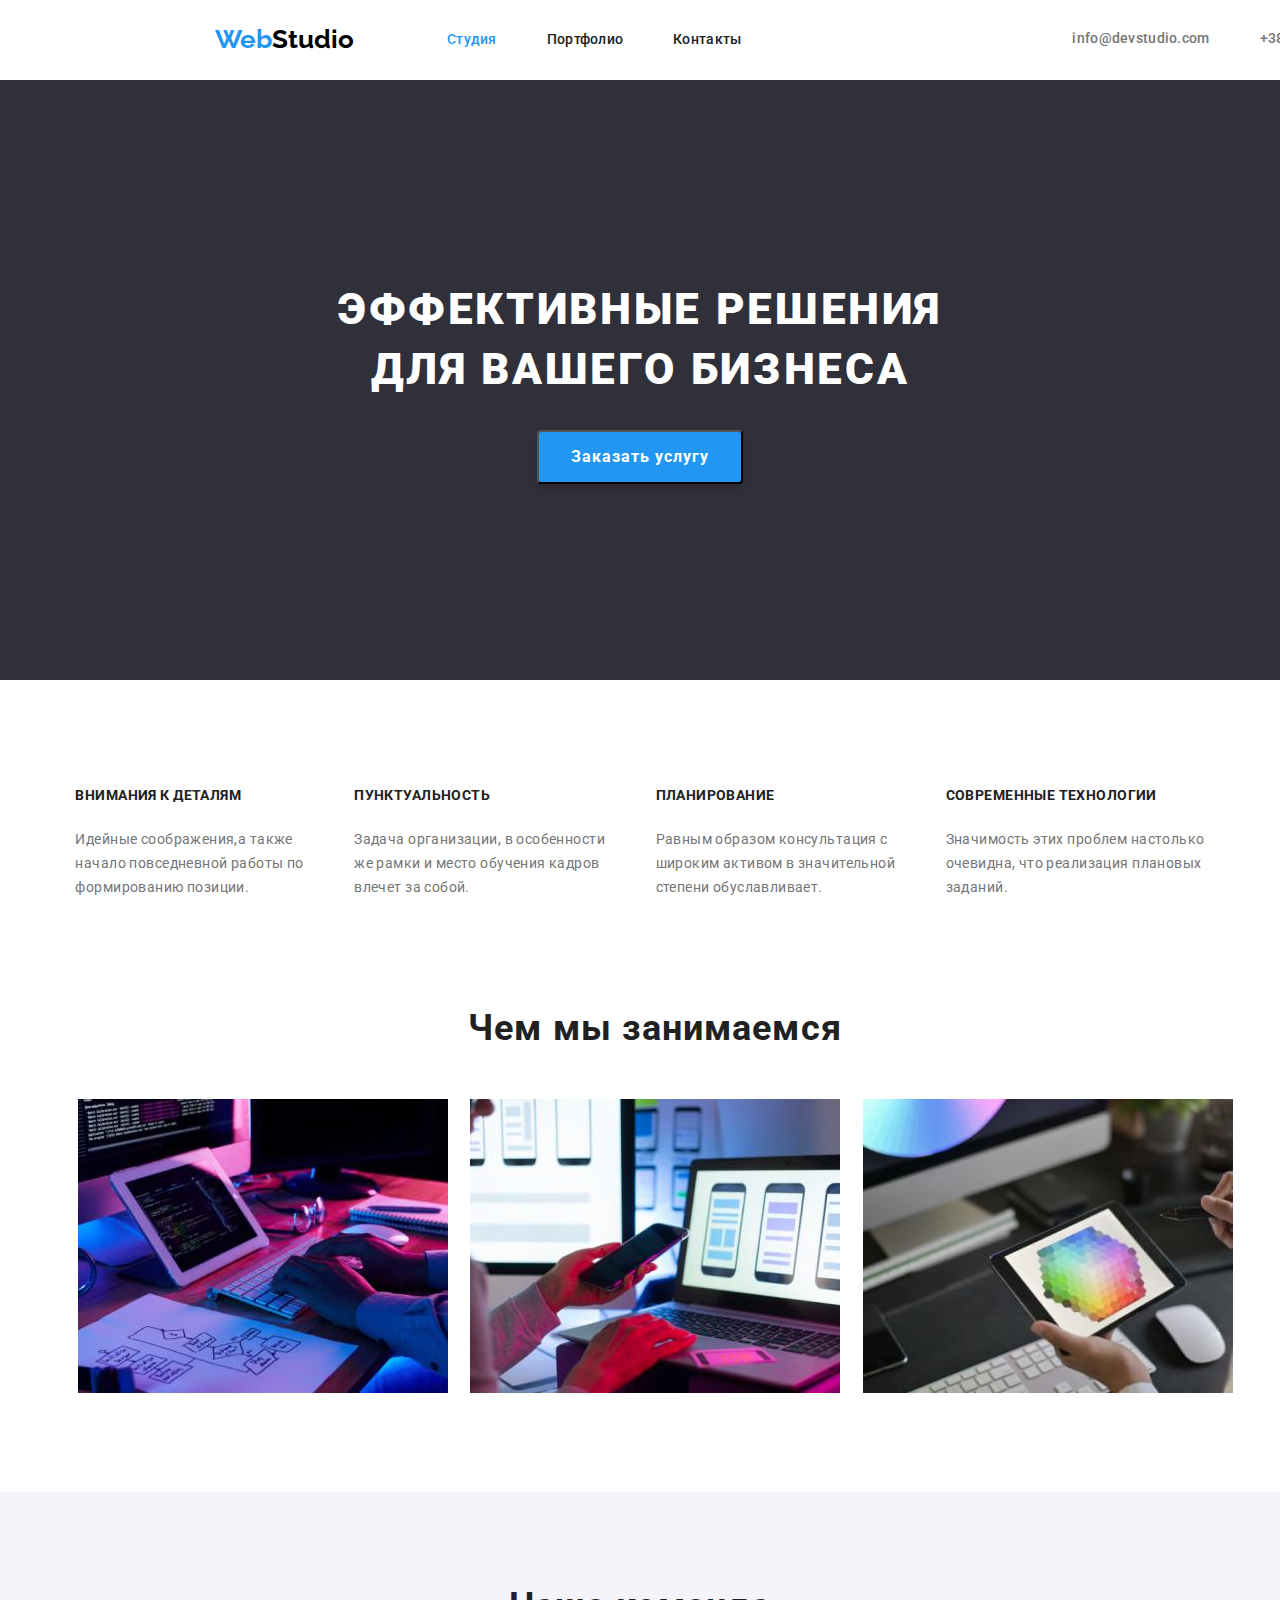
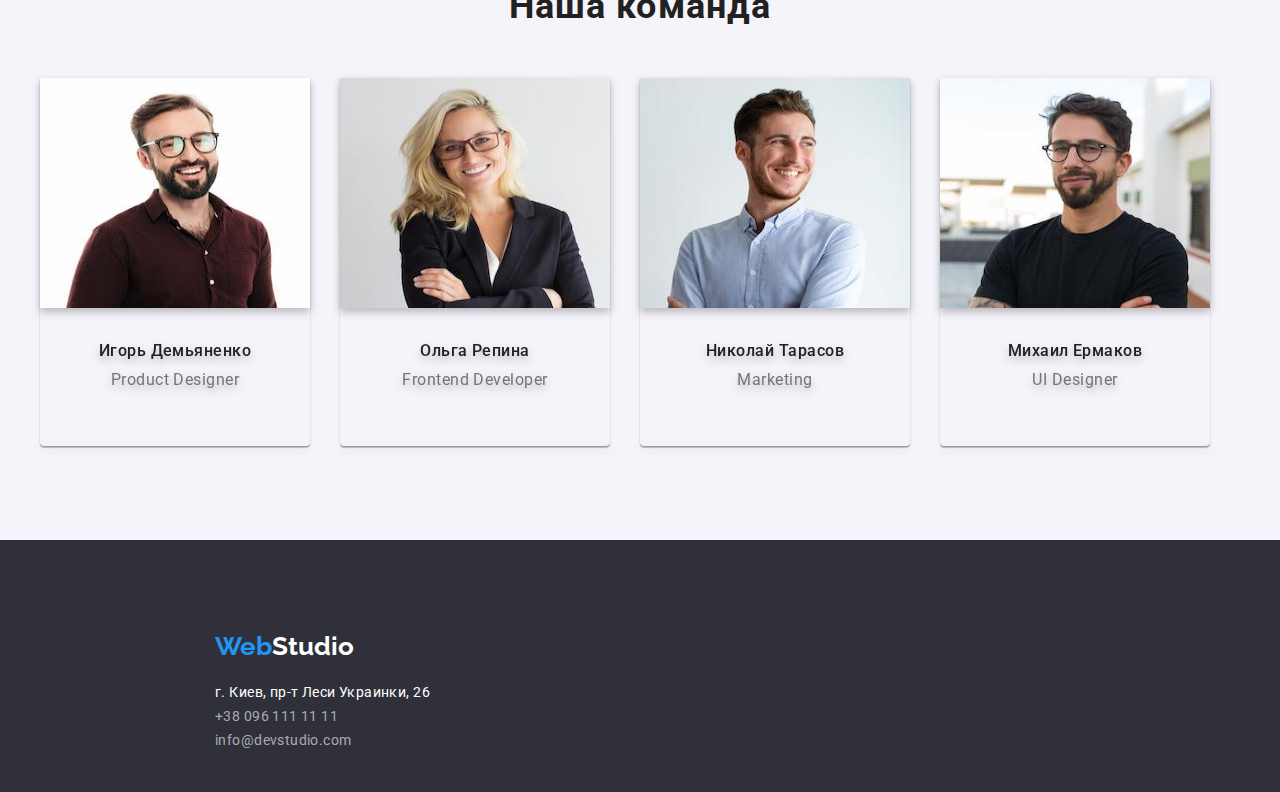
<file: index.html>
<!DOCTYPE html>
<html lang="ru">
<head>
    <link rel="stylesheet" href="https://cdnjs.cloudflare.com/ajax/libs/modern-normalize/1.1.0/modern-normalize.min.css" integrity="sha512-wpPYUAdjBVSE4KJnH1VR1HeZfpl1ub8YT/NKx4PuQ5NmX2tKuGu6U/JRp5y+Y8XG2tV+wKQpNHVUX03MfMFn9Q==" crossorigin="anonymous" referrerpolicy="no-referrer" />
    <meta charset="UTF-8">
    <meta http-equiv="X-UA-Compatible" content="IE=edge">
    <meta name="viewport" content="width=device-width, initial-scale=1.0">
    <title>WebStudio</title>
    <link rel="preconnect" href="https://fonts.googleapis.com">
    <link rel="preconnect" href="https://fonts.gstatic.com" crossorigin>
    <link href="https://fonts.googleapis.com/css2?family=Raleway:wght@700&family=Roboto:wght@400;500;700;900&display=swap" rel="stylesheet">
    <link rel="stylesheet" href="https://cdnjs.cloudflare.com/ajax/libs/modern-normalize/1.1.0/modern-normalize.min.css">
    <link rel="stylesheet" href="./css/style.css">
</head>
<body>
                                    <!--Козирек-->
    <header class="header-style">
        <nav class="container-nav">
            <a href="index.html" class="logo">
            <span class="web">Web</span><span class="studio">Studio</span></a>
                <ul class="style-link list">
                    <li class="style-link-col list"><a href="index.html" class="style-link-c list">Студия</a></li>
                    <li class="style-link-col list"><a href="portfolio.html" class="style-link list">Портфолио</a></li>
                    <li class="style-link-col list"><a href="" class="style-link list">Контакты</a></li>
                </ul>
                <ul class="style-kontakts list">
                    <li class="style-kontakts-e"><a class="style-kontakts list" href="mailto:info@devstudio.com">info@devstudio.com</a></li>
                </ul>
                <ul class="style-kontakts list">
                    <li class="style-kontakts-t"><a class="style-kontakts list" href="tel:+380961111111">+38 096 111 11 11</a></li>
                </ul>
            </nav>
    </header>
    <main>
                                    <!--Шапка-->
    <section class="zakaz-style">
                    <h1 class="text-zakaz">ЭФФЕКТИВНЫЕ РЕШЕНИЯ<br>ДЛЯ ВАШЕГО БИЗНЕСА</h1>
                    <button type="button" class="buttons-zakaz">Заказать услугу</button>

    </section>
                                    <!--Особености-->
    <section class="container">
        <ul class="conteiner-style list">
            <li class="conteiner-style-t">
                <h3 class="style-detail">ВНИМАНИЯ К ДЕТАЛЯМ</h3>
                <p class="style-detail-info">Идейные соображения,а также<br> начало повседневной работы по<br>формированию позиции.</p>
            </li>
            <li class="conteiner-style-t">
                <h3 class="style-detail">ПУНКТУАЛЬНОСТЬ</h3>
                <p class="style-detail-info">Задача организации, в особенности<br>же рамки и место обучения кадров<br>влечет за собой.</p>
            </li>
            <li class="conteiner-style-t">
                <h3 class="style-detail">ПЛАНИРОВАНИЕ</h3>
                <p class="style-detail-info">Равным образом консультация с<br>широким активом в значительной<br>степени обуславливает.</p>
            </li>
            <li class="conteiner-style-t">
                <h3 class="style-detail">СОВРЕМЕННЫЕ ТЕХНОЛОГИИ</h3>
                <p class="style-detail-info">Значимость этих проблем настолько<br>очевидна, что реализация плановых<br>заданий.</p>
            </li>
        </ul>
    </section>
                                    <!--Чем мы занимаемся-->
    <section class="container">
            <h2 class="style-zanatya">Чем мы занимаемся</h2>
                <ul class="conteiner-style list">
            <li>
                <img class="foto-style" src="./images/box-1.jpg"
                alt="Печатаем"
                width="370"
                height="294"
                />
            </li>
            <li>
                <img class="foto-style" src="./images/box-2.jpg"
                alt="Звоним"
                width="370"
                height="294"
                />
            </li>
            <li>
                <img class="foto-style" src="./images/box-3.jpg"
                alt="Рисуем"
                width="370"
                height="294"
                />
            </li>
        </ul>
    </section>
                                    <!--Наша команда-->
    <section class="style-team">
        <h2 class="style-team-text">Наша команда</h2>
            <ul class="style-comand list">
                <li class="back-col">
                    <img class="foto-komand" src="./images/Designer.jpg"
                    alt="Designer"
                    width="270"
                    height="260"/>
                    <h3 class="style-people">Игорь Демьяненко</h3>
                    <p class="profesion-style">Product Designer</p>
                </li>
                <li class="back-col">
                    <img class="foto-komand" src="./images/Developer.jpg"
                    alt="Developer"
                    width="270"
                    height="260"/>
                    <h3 class="style-people">Ольга Репина</h3>
                    <p class="profesion-style">Frontend Developer</p>
                </li>
                <li class="back-col">
                    <img class="foto-komand" src="./images/Marketing.jpg"
                    alt="Marketing"
                    width="270"
                    height="260"/>
                    <h3 class="style-people">Николай Тарасов</h3>
                    <p class="profesion-style">Marketing</p>
                </li>
                <li class="back-col">
                    <img class="foto-komand" src="./images/UI.jpg"
                    alt="UI"
                    width="270"
                    height="260"/>
                    <h3 class="style-people">Михаил Ермаков</h3>
                    <p class="profesion-style">UI Designer</p>
                </li>
            </ul>
    </section>
    </main>
                                    <!-- Footer -->
        <footer class="footer-style">
            <a href="index.html" class="logo">
                <div class="footer-logo">
                    <span class="web">Web</span><span class="studio-footer">Studio</span></a>
                </div>
                    <address class="adres-footer">
                    <a class="footer-adress list" href="https://www.google.com/maps/place/%D0%B1%D1%83%D0%BB.+%D0%9B%D0%B5%D1%81%D0%B8+%D0%A3%D0%BA%D1%80%D0%B0%D0%B8%D0%BD%D0%BA%D0%B8,+26,+%D0%9A%D0%B8%D0%B5%D0%B2,+02000/@50.4265807,30.5361971,17z/data=!3m1!4b1!4m5!3m4!1s0x40d4cf0e033ecbe9:0x57a4dffefec77da0!8m2!3d50.4265807!4d30.5383858?hl=ru">
                    г. Киев, пр-т Леси Украинки, 26</a>
                    <ul class="list">
                        <li><a class="footer-kontakt list" href="tel:+380961111111">+38 096 111 11 11</a></li>
                        <li><a class="footer-kontakt list" href="mailto:info@devstudio.com">info@devstudio.com</a></li>
                    </ul>
                    </address>
        </footer>
</body>
</html>
</file>
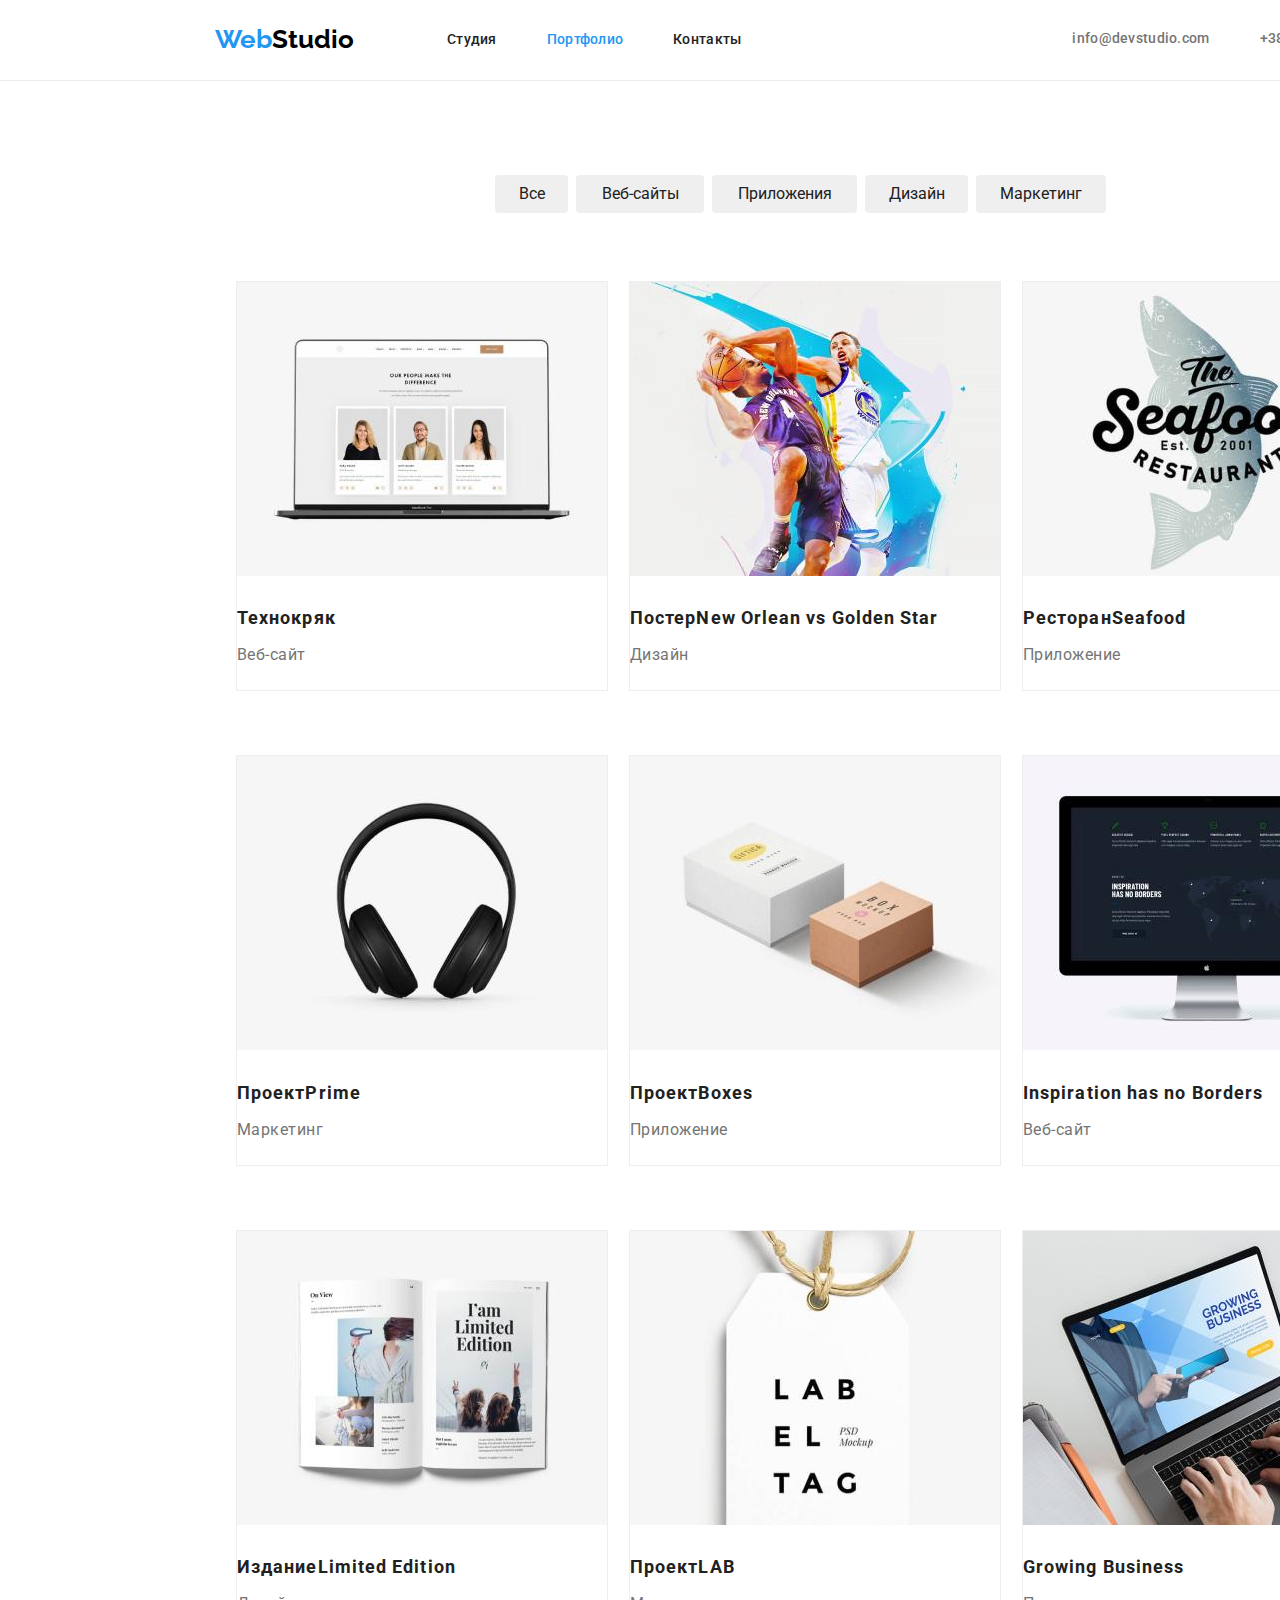
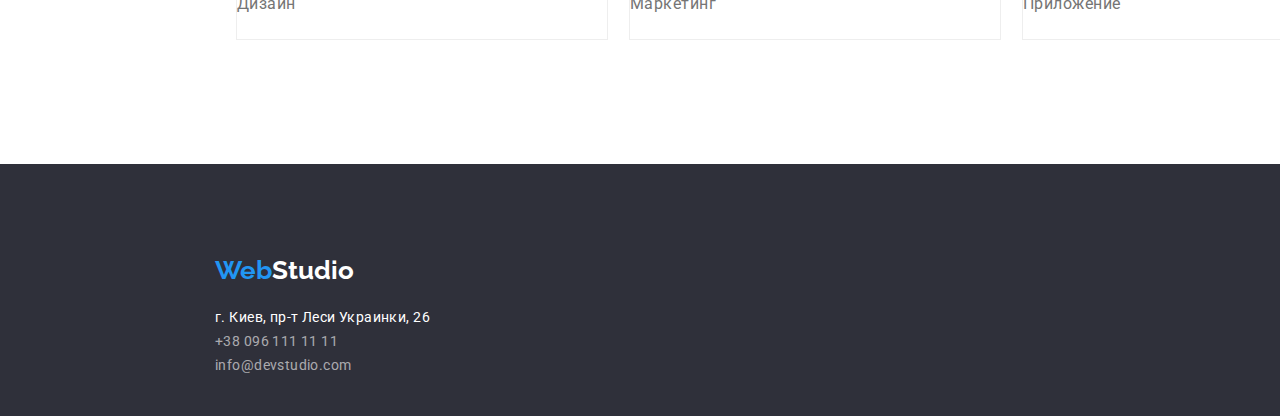
<file: portfolio.html>
<!DOCTYPE html>
<html lang="en">
<head>
    <link rel="stylesheet" href="https://cdnjs.cloudflare.com/ajax/libs/modern-normalize/1.1.0/modern-normalize.min.css" integrity="sha512-wpPYUAdjBVSE4KJnH1VR1HeZfpl1ub8YT/NKx4PuQ5NmX2tKuGu6U/JRp5y+Y8XG2tV+wKQpNHVUX03MfMFn9Q==" crossorigin="anonymous" referrerpolicy="no-referrer" />
    <meta charset="UTF-8">
    <meta http-equiv="X-UA-Compatible" content="IE=edge">
    <meta name="viewport" content="width=device-width, initial-scale=1.0">
    <title>Портфолио</title>
    <link rel="preconnect" href="https://fonts.googleapis.com">
    <link rel="preconnect" href="https://fonts.gstatic.com" crossorigin>
    <link href="https://fonts.googleapis.com/css2?family=Raleway:wght@700&family=Roboto:wght@400;500;700;900&display=swap" rel="stylesheet">
    <link rel="stylesheet" href="https://cdnjs.cloudflare.com/ajax/libs/modern-normalize/1.1.0/modern-normalize.min.css">
    <link rel="stylesheet" href="./css/style.css">
</head>
<body>
    <header class="header-style">
            <nav class="container-nav">
                <a href="index.html" class="logo">
                    <span class="web">Web</span><span class="studio">Studio</span></a>
                <ul class="style-link list">
                    <li class="style-link-col list"><a href="index.html" class="style-link list">Студия</a></li>
                    <li class="style-link-col list"><a href="portfolio.html" class="style-link-c list">Портфолио</a></li>
                    <li class="style-link-col list"><a href="" class="style-link list">Контакты</a></li>
                </ul>
                <ul class="style-kontakts list">
                    <li class="style-kontakts-e"><a class="style-kontakts list" href="mailto:info@devstudio.com">info@devstudio.com</a></li>
                </ul>
                <ul class="style-kontakts list">
                    <li class="style-kontakts-t"><a class="style-kontakts list" href="tel:+380961111111">+38 096 111 11 11</a></li>
                </ul>
            </nav>
    </header>
    <main>
        <section class="list">
            <ul class="btn-por list">
                    <li class="button-style-portf"><button type="button" class="button-portfo-1">Все</button></li>
                    <li class="button-style-portf"><button type="button" class="button-portfo-2">Веб-сайты</button></li>
                    <li class="button-style-portf"><button type="button" class="button-portfo-3">Приложения</button></li>
                    <li class="button-style-portf"><button type="button" class="button-portfo-4">Дизайн</button></li>
                    <li class="button-style-portf"><button type="button" class="button-portfo-5">Маркетинг</button></li>
            </ul>
            <ul class="conteiner-style-portf list">
                    <li class="foto-porto-style">
                        <img src="./images/notebok.jpg"
                        alt="notebok"
                        width="370"
                        height="294"/>
                        <h3 class="style-text-detail">Технокряк</h3>
                        <p class="style-text-detail-info">Веб-сайт</p>
                    </li>
                    <li class="foto-porto-style">
                        <img src="./images/poster.jpg"
                        alt="poster"
                        width="370"
                        height="294"/>
                        <h3 class="style-text-detail">Постер<span lang="en">New Orlean vs Golden Star</span></h3>
                        <p class="style-text-detail-info">Дизайн</p>
                    </li>
                    <li class="foto-porto-style">
                        <img src="./images/restoran.jpg"
                        alt="restoran"
                        width="370"
                        height="294"/>
                        <h3 class="style-text-detail">Ресторан<span lang="en">Seafood</span></h3>
                        <p class="style-text-detail-info">Приложение</p>
                    </li>
                    <li class="foto-porto-style">
                        <img src="./images/headphone.jpg"
                        alt="headphone"
                        width="370"
                        height="294"/>
                        <h3 class="style-text-detail">Проект<span lang="en">Prime</span></h3>
                        <p class="style-text-detail-info">Маркетинг</p>
                    </li>
                    <li class="foto-porto-style">
                        <img src="./images/boxes.jpg"
                        alt="boxes"
                        width="370"
                        height="294"/>
                        <h3 class="style-text-detail">Проект<span lang="en">Boxes</span></h3>
                        <p class="style-text-detail-info">Приложение</p>
                    </li>
                    <li class="foto-porto-style">
                        <img src="./images/screen.jpg"
                        alt="screen"
                        width="370"
                        height="294"/>
                        <h3 class="style-text-detail">Inspiration has no Borders</h3>
                        <p class="style-text-detail-info">Веб-сайт</p>
                    </li>
                    <li class="foto-porto-style">
                        <img src="./images/newspaper.jpg"
                        alt="newspaper"
                        width="370"
                        height="294"/>
                        <h3 class="style-text-detail">Издание<span lang="en">Limited Edition</span></h3>
                        <p class="style-text-detail-info">Дизайн</p>
                    </li>
                    <li class="foto-porto-style">
                        <img src="./images/label.jpg"
                        alt="label"
                        width="370"
                        height="294"/>
                        <h3 class="style-text-detail">Проект<span lang="en">LAB</span></h3>
                        <p class="style-text-detail-info">Маркетинг</p>
                    </li>
                    <li class="foto-porto-style">
                        <img src="./images/growing-business.jpg"
                        alt="growing-business"
                        width="370"
                        height="294"/>
                        <h3 class="style-text-detail">Growing Business</h3>
                        <p class="style-text-detail-info">Приложение</p>
                    </li>
                </ul>
        </section>
    </main>
    <footer class="footer-style">
        <a href="index.html" class="logo">
            <div class="footer-logo">
            <span class="web">Web</span><span class="studio-footer">Studio</span></a>
        </div>
            <address class="adres-footer">
                <a class="footer-adress list" href="https://www.google.com/maps/place/%D0%B1%D1%83%D0%BB.+%D0%9B%D0%B5%D1%81%D0%B8+%D0%A3%D0%BA%D1%80%D0%B0%D0%B8%D0%BD%D0%BA%D0%B8,+26,+%D0%9A%D0%B8%D0%B5%D0%B2,+02000/@50.4265807,30.5361971,17z/data=!3m1!4b1!4m5!3m4!1s0x40d4cf0e033ecbe9:0x57a4dffefec77da0!8m2!3d50.4265807!4d30.5383858?hl=ru">
                    г. Киев, пр-т Леси Украинки, 26</a>
        <ul class="list">
            <li><a class="footer-kontakt list" href="tel:+380961111111">+38 096 111 11 11</a></li>
            <li><a class="footer-kontakt list" href="mailto:info@devstudio.com">info@devstudio.com</a></li>
        </ul>
    </address>
</footer>
</body>
</html>
</file>
<file: css/style.css>
.body{
    font-family: 'Roboto', sans-serif;
}
        /* header */
.header-style{
    background-color :#ffffff;
}
.logo{
    font-family: 'Raleway';
    font-style: normal;
    font-weight: 700;
    font-size: 26px;
    line-height: 1.19;
    font-weight: 700;
    text-decoration:none;
    margin-right: 93px;
    padding-left: 15px;
    }
.web{
    color: #2196F3;
    font-family: 'Raleway';
    font-style: normal;
    font-weight: 700;
    font-size: 26px;
    line-height: 1.19;
}
.studio {
    color: #000;
    font-family: 'Raleway';
    font-style: normal;
    font-weight: 700;
    font-size: 26px;
    line-height: 1.19;
}
.style-link{
    color: #212121;
    font-family: 'Roboto';
    font-style: normal;
    font-weight: 500;
    font-size: 14px;
    line-height: 1.33;
    letter-spacing: 0.02em;
    display: flex;
    margin-right: 50px;
}
.style-link:hover{
    color: #2196F3;
}
.style-link:focus{
    color: #2196F3;
}
.style-link-c{
    color: #2196F3;
}
.list{
    text-decoration:none;
    list-style:none;
    padding: 0px;
    margin: 0px;
}
.style-kontakts{
    font-family: 'Roboto';
    font-style: normal;
    font-weight: 500;
    font-size: 14px;
    line-height: 1.14;
    letter-spacing: 0.02em;
    text-decoration:none;
    color:#757575;
    display:flex;
    margin: 0px;
    padding: 0px;
    
}
.style-kontakts-t{
    display: block;
    margin-left: 50px;
}
.style-kontakts-e{
    display: block;
    margin-left: 331px;
}
.style-kontakts:hover{
    color: #2196f3;
    
}
.style-kontakts:focus{
    color: #2196f3;
}
        /* Shapka */
.zakaz-style{
    background-color: rgba(47, 48, 58, 1);
    height: 600px;
    margin-left: 0px;
    margin-right: 0px;
    text-align: center;
}
.text-zakaz{
    color:#FFFFFF;
    font-family: 'Roboto';
    font-style: normal;
    font-weight: 900;
    font-size: 44px;
    line-height: 1.36;
    letter-spacing: 0.06em;
    margin-top: 0px;
    margin-bottom: 0px;
    padding-top: 200px;
    padding-bottom: 30px;
    text-align: center;
}
.buttons-zakaz{
    color: #FFFFFF;
    background-color:#2196F3;
    font-family: 'Roboto';
    font-style: normal;
    font-weight: 700;
    font-size: 16px;
    line-height: 1.87;
    letter-spacing: 0.06em;
    padding: 10px 32px;
    box-shadow: 0px 4px 4px rgba(0, 0, 0, 0.15);
    border-radius: 4px;
}

        /* Особености */
.style-detail{
    color: #212121;
    font-family: 'Roboto';
    font-style: normal;
    font-weight: 700;
    font-size: 14px;
    line-height: 1.14;
    letter-spacing: 0.03em;
    padding-bottom: 10px;
}
.style-detail-info{
    color: #757575;
    font-family: 'Roboto';
    font-style: normal;
    font-weight: 400;
    font-size: 14px;
    line-height: 1.71;
    letter-spacing: 0.03em;
}
        /* Чем мы занимаемся */

.style-zanatya{
    color: #212121;
    font-family: 'Roboto';
    font-style: normal;
    font-weight: 700;
    font-size: 36px;
    line-height: 1.16;
    letter-spacing: 0.03em;
    padding-bottom: 50px;
    margin-bottom: 0px;
    margin-top: 0px;
    text-align: center;
    width: 1200px;
}
        /*  Наша команда*/
.back-col{
    box-shadow: 0px 1px 3px rgba(0, 0, 0, 0.12), 0px 1px 1px rgba(0, 0, 0, 0.14), 0px 2px 1px rgba(0, 0, 0, 0.2);
    border-radius: 0px 0px 4px 4px;
    margin-bottom: 94px;
    margin-right: 30px;
    height: 368px;  
}
.style-team{
    background-color:#F5F4FA;
    text-align: center;
    margin-left: auto;
    margin-right: auto;
    padding-left: 15px;
    padding-right: 15px;
}
.style-comand{
    display: inline-flex;
    filter: drop-shadow(0px 4px 4px rgba(0, 0, 0, 0.25));
    justify-content: center;
    text-align: center;
}
.style-team-text{
    color: #212121;
    font-family: 'Roboto';
    font-style: normal;
    font-weight: 700;
    font-size: 36px;
    line-height: 1.16;
    letter-spacing: 0.03em;
    margin-bottom: 0px;
    margin-top: 0px;
    padding-top: 94px;
    padding-bottom: 50px;
    text-align: center;
}
.style-people{
    color: #212121;
    font-family: 'Roboto';
    font-style: normal;
    font-weight: 500;
    font-size: 16px;
    line-height: 1.18;
    letter-spacing: 0.03em;
    margin: 0px;
    padding-bottom: 10px;
    }
.profesion-style{
    color:#757575;
    font-family: Roboto;
    font-style: normal;
    font-weight: 400;
    font-size: 16px;
    line-height: 1.18;
    letter-spacing: 0.03em;
    margin: 0px;
    padding-bottom: 30px;
}
        /* footer */

.footer-logo{
    font-family: 'Raleway';
    font-style: normal;
    font-weight: 700;
    font-size: 26px;
    line-height: 1.19;
    font-weight: 700;
    text-decoration:none;
    margin-left: 200px;
}
.web-footer{
    color: #2196F3;
    font-family: 'Raleway';
    font-style: normal;
    font-weight: 700;
    font-size: 26px;
    line-height: 1.19;
}
.studio-footer{
    color: #FFFFFF;
    font-family: 'Raleway';
    font-style: normal;
    font-weight: 700;
    font-size: 26px;
    line-height: 1.19;
}
.footer-style{
    background-color: rgba(47, 48, 58, 1);
    height: 252px;
    padding-top: 60px;
    padding-bottom: 60px;
}
.footer-adress{
    color: #FFFFFF;
    font-family:'Roboto';
    font-style: normal;
    font-weight: 400;
    font-size: 14px;
    line-height:1.71;
    letter-spacing: 0.03em;
}
.footer-kontakt:hover{
    color: #2196f3;

}
.footer-kontakt:focus{
    color: #2196f3;
}
.footer-kontakt{
    font-family:'Roboto';
    font-style: normal;
    font-weight: 400;
    font-size: 14px;
    line-height: 1.71;
    letter-spacing: 0.03em;
    color: rgba(255, 255, 255, 0.6);
}
.style-link-col{
    color: #2196f3;
    display: block;
    margin-right: 50px;
}
.style-link-col:last-child {
    margin: 0px;
}
.button-style-portf{
    font-family: 'Roboto';
    font-style: normal;
    font-weight: 500;
    font-size: 16px;
    line-height: 1.62;
    text-align: center;
    letter-spacing: 0.03em; 
    border-top: 1px solid #ECECEC;
}
.style-text-detail{
    font-family: 'Roboto';
    font-style: normal;
    font-weight: 700;
    font-size: 18px;
    line-height: 2;
    letter-spacing: 0.06em;
    color: #212121;
    margin-top: 20px;
    margin-bottom: 4px;
    padding: 0px;
}
.style-text-detail-info{
    font-family: Roboto;
    font-style: normal;
    font-weight: 400;
    font-size: 16px;
    line-height: 1.87;
    letter-spacing: 0.03em;  
    color: #757575;
    margin-bottom: 20px;
    margin-top: 0px;
    padding: 0px;
}
.container-nav{
    width: 1200px;
    margin-top: 24px;
    margin-bottom: 25px;
    margin-left: 200px;
    margin-right: 400px;
    display: flex;
    align-items: center;
}
.container{
    width: 1200px;
    margin-left: auto;
    margin-right: auto;
    padding-left: 15px;
    padding-right: 15px;
}
.foto-komand{
    padding-bottom: 30px;
}
.conteiner-style{
    width: 1200px;
    display: flex;;
    justify-content:space-evenly;
    flex-wrap: wrap;
    padding-bottom: 94px;    
}
.conteiner-style-portf{
    width: 1200px;
    display: flex;;
    justify-content:space-evenly;
    flex-wrap: wrap;
    padding-bottom: 94px;   
    margin-left: 215px;
    margin-right: 215px;
}
.conteiner-style-t{
    margin-right: 30px;
    padding-top: 94px;
}
.adres-footer{
    padding-top: 20px;
    padding-left: 15px;
    margin-left: 200px;
}
.footer-adress{
padding-bottom: 9px;
padding-top: 20px;
}
.footer-kontakt{
    padding-bottom: 9px;
}
.btn-por{
    display:flex;
}
.button-portfo-1:hover{
    background-color:#2196F3;
    color: #FFFFFF;
    box-shadow: 0px 3px 1px rgba(0, 0, 0, 0.1), 0px 1px 2px rgba(0, 0, 0, 0.08), 0px 2px 2px rgba(0, 0, 0, 0.12);
    
}
.button-portfo-2:hover{
    background-color:#2196F3;
    color: #FFFFFF;
    box-shadow: 0px 3px 1px rgba(0, 0, 0, 0.1), 0px 1px 2px rgba(0, 0, 0, 0.08), 0px 2px 2px rgba(0, 0, 0, 0.12);
}
.button-portfo-3:hover{
    background-color:#2196F3;
    color: #FFFFFF;
    box-shadow: 0px 3px 1px rgba(0, 0, 0, 0.1), 0px 1px 2px rgba(0, 0, 0, 0.08), 0px 2px 2px rgba(0, 0, 0, 0.12);
}
.button-portfo-4:hover{
    background-color:#2196F3;
    color: #FFFFFF;
    box-shadow: 0px 3px 1px rgba(0, 0, 0, 0.1), 0px 1px 2px rgba(0, 0, 0, 0.08), 0px 2px 2px rgba(0, 0, 0, 0.12);
}
.button-portfo-5:hover{
    background-color:#2196F3;
    color: #FFFFFF;
    box-shadow: 0px 3px 1px rgba(0, 0, 0, 0.1), 0px 1px 2px rgba(0, 0, 0, 0.08), 0px 2px 2px rgba(0, 0, 0, 0.12);
}
.button-portfo-1{
    color: #212121;
    width: 73px;
    height: 38px;
    border: 0px;
    border-radius: 4px;
    margin-top: 94px;
    margin-bottom: 34px;
    margin-right: 8px;
    margin-left: 495px;
}
.button-portfo-2{
    color: #212121;
    width: 128px;
    height: 38px;
    border: 0px;
    border-radius: 4px;
    margin-top: 94px;
    margin-bottom: 34px;
    margin-right: 8px;
    
}
.button-portfo-3{
    color: #212121;
    width:145px;
    height: 38px;
    border: 0px;
    border-radius: 4px;
    margin-top: 94px;
    margin-bottom: 34px;
    margin-right: 8px;
    
}
.button-portfo-4{
    color: #212121;
    width: 103px;
    height: 38px;
    border: 0px;
    border-radius: 4px;
    margin-top: 94px;
    margin-bottom: 34px;
    margin-right: 8px;
}
.button-portfo-5{
    color: #212121;
    width: 130px;
    height: 38px;
    border: 0px;
    border-radius: 4px;
    margin-top: 94px;
    margin-bottom: 34px;
    margin-right: 494px;
    
}
.foto-porto-style{
    margin-top: 34px;
    margin-bottom: 30px;
    background: #FFFFFF;
    border: 1px solid #EEEEEE;
    box-sizing: border-box;

}
.foto-text-style{
    margin-bottom: 20px;
}
</file>
